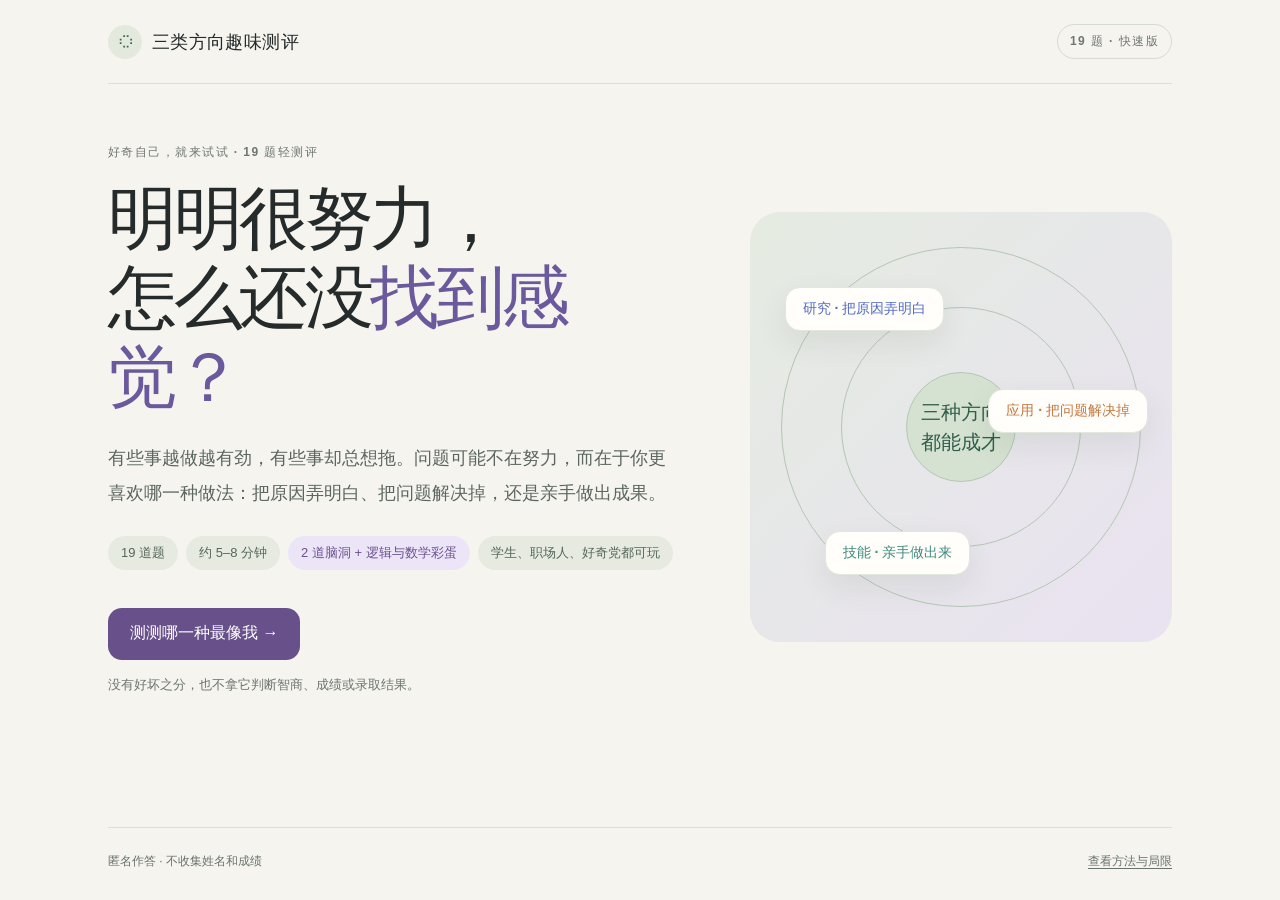
<file: index.html>
<!doctype html>
<html lang="zh-CN">
<head>
  <meta charset="UTF-8" />
  <meta name="viewport" content="width=device-width, initial-scale=1" />
  <meta name="theme-color" content="#f6f4ef" />
  <meta name="description" content="19 道题，看看你更喜欢把事情想明白、把问题解决掉，还是亲手做出成果。" />
  <title>你更像哪一种做事方式？· 19 题趣味测评</title>
  <link rel="stylesheet" href="./style.css" />
  <script defer src="./app.bundle.js"></script>
</head>
<body>
  <div class="site-shell">
    <header class="site-header">
      <a class="brand" href="./index.html" aria-label="返回测评首页"><span class="brand-mark">◌</span><span>三类方向趣味测评</span></a>
      <span class="edition">19 题 · 快速版</span>
    </header>
    <main id="app" aria-live="polite"></main>
    <footer class="site-footer">
      <span>匿名作答 · 不收集姓名和成绩</span>
      <a href="./methodology.html">查看方法与局限</a>
    </footer>
  </div>
</body>
</html>
</file>
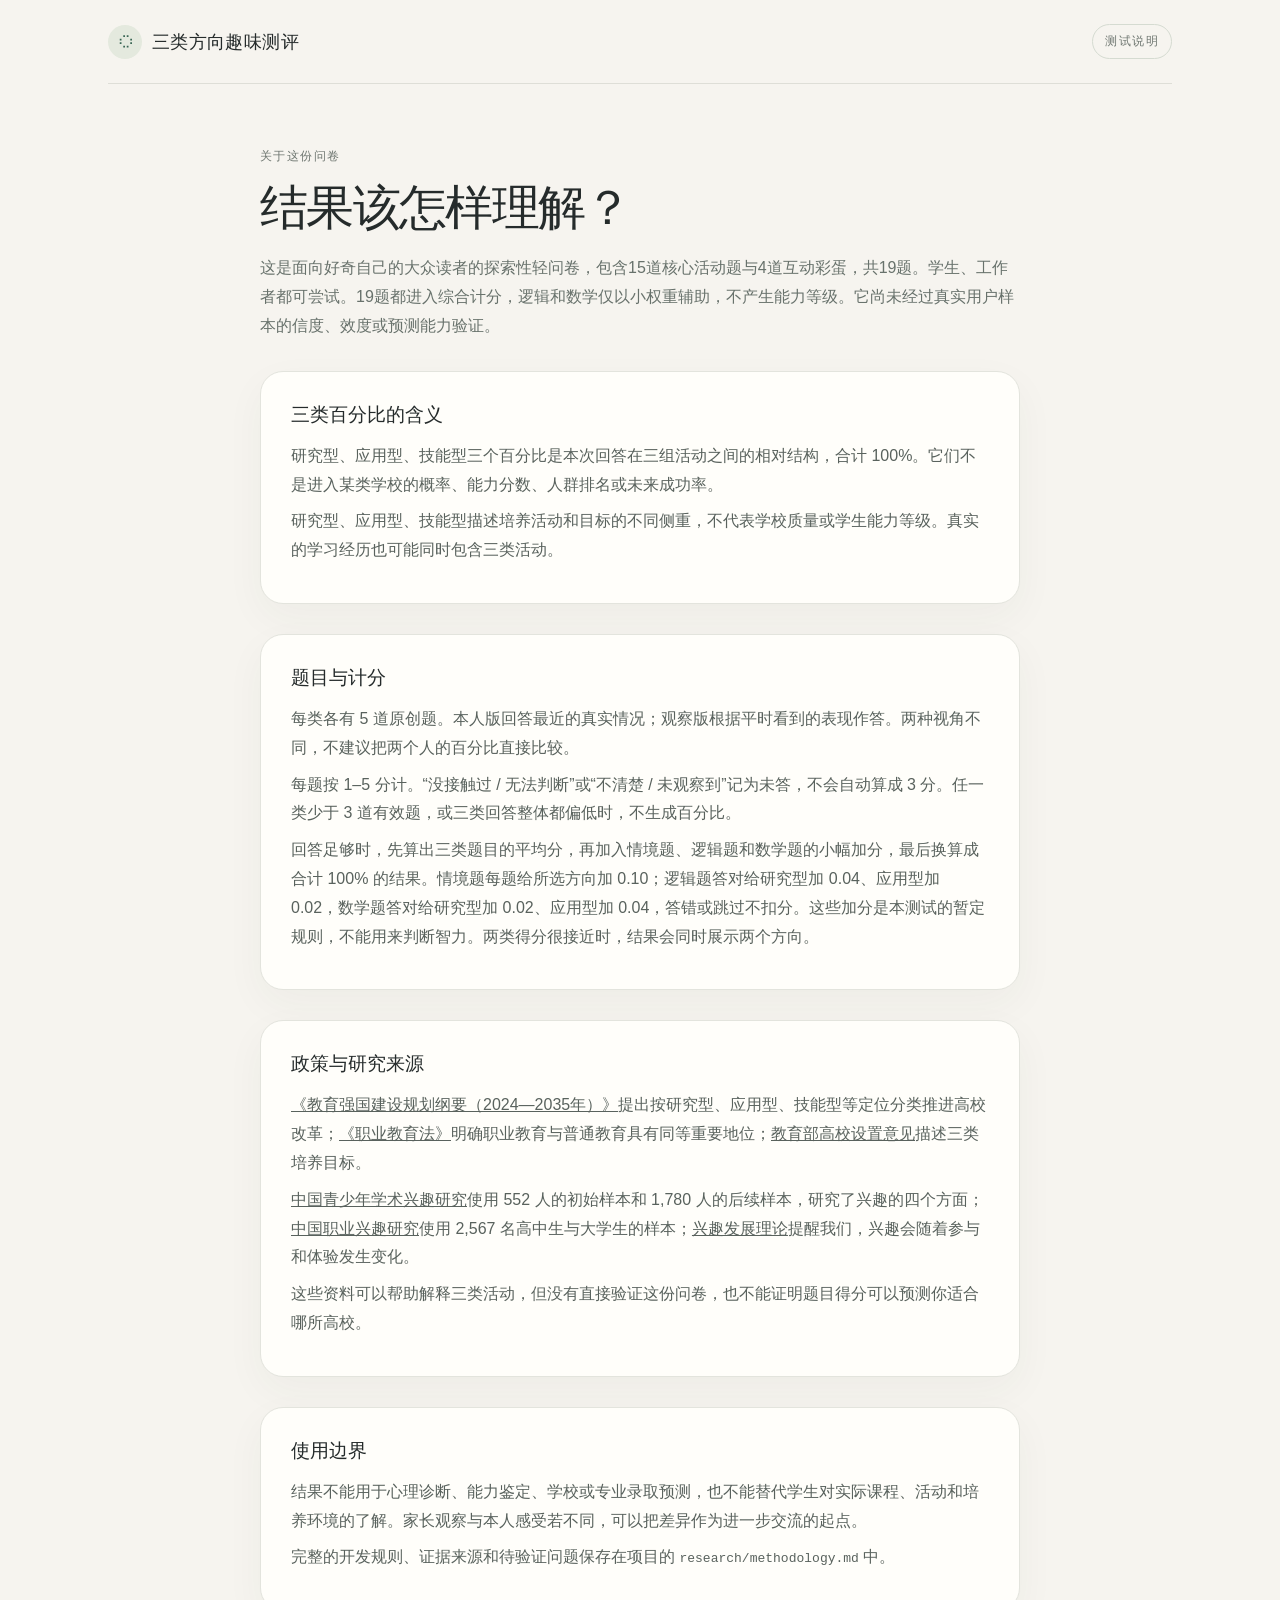
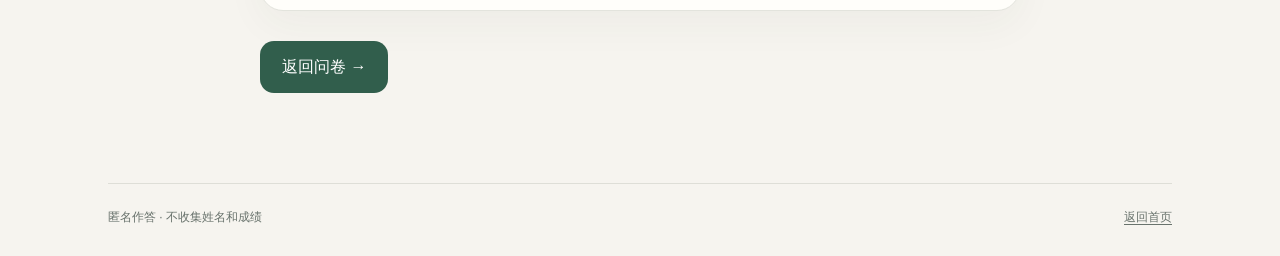
<file: methodology.html>
<!doctype html>
<html lang="zh-CN">
<head>
  <meta charset="UTF-8" />
  <meta name="viewport" content="width=device-width, initial-scale=1" />
  <meta name="theme-color" content="#f6f4ef" />
  <title>测试说明 · 三类方向趣味测评</title>
  <link rel="stylesheet" href="./style.css" />
</head>
<body>
  <div class="site-shell">
    <header class="site-header"><a class="brand" href="./index.html"><span class="brand-mark">◌</span><span>三类方向趣味测评</span></a><span class="edition">测试说明</span></header>
    <main class="section">
      <div class="kicker">关于这份问卷</div>
      <h1>结果该怎样理解？</h1>
      <p class="subtle">这是面向好奇自己的大众读者的探索性轻问卷，包含15道核心活动题与4道互动彩蛋，共19题。学生、工作者都可尝试。19题都进入综合计分，逻辑和数学仅以小权重辅助，不产生能力等级。它尚未经过真实用户样本的信度、效度或预测能力验证。</p>
      <div class="intro-box"><h2>三类百分比的含义</h2><p>研究型、应用型、技能型三个百分比是本次回答在三组活动之间的相对结构，合计 100%。它们不是进入某类学校的概率、能力分数、人群排名或未来成功率。</p><p>研究型、应用型、技能型描述培养活动和目标的不同侧重，不代表学校质量或学生能力等级。真实的学习经历也可能同时包含三类活动。</p></div>
      <div class="intro-box"><h2>题目与计分</h2><p>每类各有 5 道原创题。本人版回答最近的真实情况；观察版根据平时看到的表现作答。两种视角不同，不建议把两个人的百分比直接比较。</p><p>每题按 1–5 分计。“没接触过 / 无法判断”或“不清楚 / 未观察到”记为未答，不会自动算成 3 分。任一类少于 3 道有效题，或三类回答整体都偏低时，不生成百分比。</p><p>回答足够时，先算出三类题目的平均分，再加入情境题、逻辑题和数学题的小幅加分，最后换算成合计 100% 的结果。情境题每题给所选方向加 0.10；逻辑题答对给研究型加 0.04、应用型加 0.02，数学题答对给研究型加 0.02、应用型加 0.04，答错或跳过不扣分。这些加分是本测试的暂定规则，不能用来判断智力。两类得分很接近时，结果会同时展示两个方向。</p></div>
      <div class="intro-box"><h2>政策与研究来源</h2><p><a href="https://www.moe.gov.cn/jyb_xxgk/moe_1777/moe_1778/202501/t20250119_1176193.html" target="_blank" rel="noopener noreferrer">《教育强国建设规划纲要（2024—2035年）》</a>提出按研究型、应用型、技能型等定位分类推进高校改革；<a href="https://qspfw.moe.gov.cn/html/sublaws/20220512/19489.html" target="_blank" rel="noopener noreferrer">《职业教育法》</a>明确职业教育与普通教育具有同等重要地位；<a href="https://www.moe.gov.cn/srcsite/A03/s181/201702/t20170217_296529.html" target="_blank" rel="noopener noreferrer">教育部高校设置意见</a>描述三类培养目标。</p><p><a href="https://www.frontiersin.org/journals/psychology/articles/10.3389/fpsyg.2019.02301/full" target="_blank" rel="noopener noreferrer">中国青少年学术兴趣研究</a>使用 552 人的初始样本和 1,780 人的后续样本，研究了兴趣的四个方面；<a href="https://experts.azregents.edu/en/publications/vocational-interests-in-china-an-evaluation-of-the-personal-globe/" target="_blank" rel="noopener noreferrer">中国职业兴趣研究</a>使用 2,567 名高中生与大学生的样本；<a href="https://eric.ed.gov/?id=EJ736298" target="_blank" rel="noopener noreferrer">兴趣发展理论</a>提醒我们，兴趣会随着参与和体验发生变化。</p><p>这些资料可以帮助解释三类活动，但没有直接验证这份问卷，也不能证明题目得分可以预测你适合哪所高校。</p></div>
      <div class="intro-box"><h2>使用边界</h2><p>结果不能用于心理诊断、能力鉴定、学校或专业录取预测，也不能替代学生对实际课程、活动和培养环境的了解。家长观察与本人感受若不同，可以把差异作为进一步交流的起点。</p><p>完整的开发规则、证据来源和待验证问题保存在项目的 <code>research/methodology.md</code> 中。</p></div>
      <a class="button" href="./index.html" style="display:inline-flex;align-items:center;text-decoration:none">返回问卷 →</a>
    </main>
    <footer class="site-footer"><span>匿名作答 · 不收集姓名和成绩</span><a href="./index.html">返回首页</a></footer>
  </div>
</body>
</html>
</file>
<file: style.css>
:root{font-family:'Noto Sans SC','Microsoft YaHei',sans-serif;color:#252b2b;background:#f6f4ef;font-synthesis:none}*{box-sizing:border-box}body{margin:0;min-width:320px}button{font:inherit}a{color:inherit}.site-shell{max-width:1120px;min-height:100dvh;margin:auto;padding:0 28px;display:flex;flex-direction:column}.site-header{height:84px;display:flex;align-items:center;justify-content:space-between;border-bottom:1px solid #deded7}.brand{display:inline-flex;align-items:center;gap:10px;text-decoration:none;font-size:18px;font-weight:700;letter-spacing:.02em}.brand-mark{display:inline-grid;place-items:center;width:34px;height:34px;border-radius:50%;background:#e4e9de;color:#3a6655;font-size:28px;line-height:1}.edition,.eyebrow,.kicker{text-transform:uppercase;letter-spacing:.12em;font-size:12px;font-weight:700;color:#6f7771}.edition{border:1px solid #d5dbd1;border-radius:999px;padding:8px 12px}main{flex:1}.site-footer{display:flex;justify-content:space-between;gap:16px;align-items:center;border-top:1px solid #deded7;padding:25px 0 30px;color:#69736d;font-size:12px}.site-footer a{text-underline-offset:3px}.hero{display:grid;grid-template-columns:1.15fr .85fr;align-items:center;gap:70px;min-height:660px;padding:60px 0 80px}.hero h1{font-size:clamp(38px,5.4vw,72px);line-height:1.15;letter-spacing:-.05em;margin:18px 0 24px;font-weight:700}.hero h1 em{font-style:normal;color:#467963}.hero-lead{font-size:18px;line-height:1.9;color:#5c6660;max-width:590px}.hero-pills{display:flex;flex-wrap:wrap;gap:8px;margin:26px 0 38px}.pill{border-radius:999px;background:#e7eae1;padding:8px 13px;color:#56665b;font-size:13px}.button{border:0;border-radius:14px;padding:15px 22px;background:#315e4c;color:white;font-weight:700;cursor:pointer;min-height:52px;transition:transform .18s,background .18s}.button:hover{background:#254b3d;transform:translateY(-1px)}.button:focus-visible,.text-button:focus-visible,.choice:focus-visible,.role-card:focus-visible{outline:3px solid #9cbd84;outline-offset:3px}.button.secondary{background:#e7ebe3;color:#345544}.button.secondary:hover{background:#d9e1d5}.button:disabled{opacity:.45;cursor:not-allowed;transform:none}.text-button{background:none;border:0;color:#53715f;padding:10px 0;cursor:pointer;text-decoration:underline;text-underline-offset:4px}.hero-visual{position:relative;min-height:430px;border-radius:30px;background:#e5ebe1;overflow:hidden;display:flex;align-items:center;justify-content:center}.orbit{position:absolute;border:1px solid #b4c6b4;border-radius:50%;width:360px;height:360px}.orbit.two{width:240px;height:240px}.orbit.three{width:110px;height:110px;background:#d5e2d1}.visual-label{position:absolute;background:#fffefa;border:1px solid #e1e7dc;box-shadow:0 12px 30px #344c3417;border-radius:15px;padding:12px 17px;font-size:14px;font-weight:700}.visual-label.a{top:75px;left:35px;color:#516ac3}.visual-label.b{right:24px;top:177px;color:#c5753d}.visual-label.c{bottom:67px;left:75px;color:#3f8a7c}.visual-core{position:relative;text-align:center;color:#315e4c;font-size:20px;font-weight:700;line-height:1.5}.section{max-width:760px;margin:0 auto;padding:64px 0 90px}.section.wide{max-width:920px}.section h1{font-size:clamp(30px,4vw,48px);line-height:1.28;letter-spacing:-.035em;margin:12px 0 14px}.subtle{color:#68726c;line-height:1.8}.intro-box,.card,.question-card,.report-card{background:#fffefa;border:1px solid #e3e4dd;border-radius:23px;box-shadow:0 14px 40px #3543310b}.intro-box{padding:30px;margin:30px 0}.intro-box h2,.card h2,.report-card h2{font-size:19px;margin:0 0 14px}.intro-box p{margin:8px 0;line-height:1.8;color:#59625d}.role-grid{display:grid;grid-template-columns:1fr 1fr;gap:14px;margin:28px 0}.role-card{background:#fffefa;border:1.5px solid #dfe4db;border-radius:20px;text-align:left;padding:22px;cursor:pointer;color:#26322a}.role-card.selected{border-color:#467963;background:#f0f6ed;box-shadow:inset 0 0 0 1px #467963}.role-icon{font-size:25px}.role-card strong{display:block;font-size:18px;margin:11px 0 4px}.role-card small{display:block;color:#6b756d;line-height:1.7;font-size:13px}.disclaimer{font-size:13px;color:#6c756f;line-height:1.8}.quiz-head{margin-bottom:30px}.progress-row{display:flex;align-items:center;justify-content:space-between;color:#5e6c60;font-size:13px;font-weight:600}.progress-track{height:7px;border-radius:999px;background:#e2e8df;overflow:hidden;margin-top:12px}.progress-fill{height:100%;border-radius:999px;background:#467963;transition:width .25s}.question-card{padding:clamp(24px,4vw,42px)}.question-card h1{font-size:clamp(24px,3vw,34px);line-height:1.55;margin:14px 0 8px}.question-note{font-size:14px;color:#778179;margin:0 0 24px}.choices{display:grid;gap:10px;margin:28px 0}.choice{display:flex;align-items:center;gap:13px;width:100%;text-align:left;background:white;border:1.5px solid #e1e5df;border-radius:13px;padding:13px 16px;min-height:54px;cursor:pointer;color:#344039}.choice:hover{border-color:#a3b9a4}.choice.selected{border-color:#467963;background:#edf4eb}.choice-mark{display:inline-grid;place-items:center;flex:0 0 22px;height:22px;border:1.5px solid #b7c5b8;border-radius:50%;font-size:13px;color:transparent}.choice.selected .choice-mark{background:#467963;border-color:#467963;color:white}.quiz-actions,.report-actions{display:flex;justify-content:space-between;align-items:center;gap:12px;margin-top:24px}.tip{font-size:12px;color:#859087}.result-header{max-width:720px}.result-header h1{margin-bottom:14px}.result-grid{display:grid;grid-template-columns:1.1fr .9fr;gap:18px;margin-top:30px}.report-card{padding:28px}.report-card.full{grid-column:1/-1}.result-highlight{background:#eaf0e8;border-color:#d7e2d4}.result-highlight strong{color:#315e4c}.result-highlight p{line-height:1.9}.bar-item{margin:18px 0}.bar-top{display:flex;justify-content:space-between;font-weight:600;font-size:14px;margin-bottom:8px}.bar-track{height:12px;background:#edf0eb;border-radius:99px;overflow:hidden}.bar-fill{height:100%;border-radius:99px}.bar-note{font-size:12px;color:#849087;margin-top:5px}.callout{background:#f2f3ee;border-left:3px solid #92aa94;padding:14px 16px;border-radius:0 12px 12px 0;font-size:13px;color:#5e6c61;line-height:1.8;margin-top:20px}.report-copy{line-height:1.9;color:#59665e}.activity-list{display:grid;gap:12px;margin:20px 0 0;padding:0;list-style:none}.activity-list li{padding:15px 18px;border-radius:13px;background:#f5f6f1;line-height:1.7}.activity-list strong{display:block;color:#344d3b;margin-bottom:4px}.fine-print{font-size:12px;color:#7a847c;line-height:1.8}.warning-card{padding:30px;background:#fffefa;border:1px solid #eadfd1;border-radius:20px;margin-top:26px}.warning-card h2{margin-top:0}.warning-card p{color:#626b62;line-height:1.85}details{margin-top:16px}summary{cursor:pointer;font-weight:700;color:#3f6652}details p{line-height:1.8;color:#68746b}
@media(max-width:760px){.site-shell{padding:0 18px}.site-header{height:66px}.hero{grid-template-columns:1fr;gap:30px;min-height:auto;padding:58px 0 55px}.hero-visual{min-height:280px;order:-1}.orbit{width:260px;height:260px}.orbit.two{width:180px;height:180px}.orbit.three{width:85px;height:85px}.visual-label.a{top:34px;left:20px}.visual-label.b{top:122px;right:12px}.visual-label.c{bottom:34px;left:30px}.hero h1{font-size:43px}.hero-lead{font-size:16px}.section{padding:40px 0 70px}.role-grid,.result-grid{grid-template-columns:1fr}.report-card.full{grid-column:auto}.site-footer{align-items:flex-start;flex-direction:column}.quiz-actions{align-items:stretch}.quiz-actions .button{flex:1}}
@media print{body{background:white}.site-shell{max-width:none}.site-header,.site-footer,.report-actions,.text-button{display:none!important}.section{max-width:none;padding:0}.result-grid{display:block}.report-card{break-inside:avoid;box-shadow:none;margin-bottom:14px}.result-header h1{font-size:28px}}

.section-label{font-size:11px;font-weight:700;letter-spacing:.1em;color:#64806c;margin-bottom:8px}.knowledge-grid,.research-grid,.path-grid{display:grid;grid-template-columns:repeat(3,minmax(0,1fr));gap:12px;margin-top:20px}.research-grid{grid-template-columns:repeat(2,minmax(0,1fr))}.knowledge-item,.research-item,.path-item{background:#f5f6f1;border:1px solid #e6e9e2;border-radius:15px;padding:18px;min-width:0}.knowledge-item h3,.research-item h3{font-size:16px;line-height:1.45;margin:10px 0}.knowledge-item p,.research-item p,.path-item p{color:#5c685e;font-size:13px;line-height:1.75;margin:9px 0}.knowledge-item .knowledge-meaning{color:#3d654f;font-weight:600}.source-year{font-size:11px;font-weight:700;color:#718274}.source-link{display:inline-block;font-size:11px;line-height:1.65;color:#315e4c;text-underline-offset:3px;overflow-wrap:anywhere;margin-top:8px}.research-number{font-size:27px;line-height:1.1;font-weight:700;color:#315e4c;font-variant-numeric:tabular-nums}.research-number span{display:block;font-size:11px;font-weight:500;line-height:1.5;color:#738277;margin-top:4px}.research-item .research-boundary{font-size:12px;background:#e9eee7;border-radius:9px;padding:9px 10px}.path-heading{display:flex;justify-content:space-between;align-items:baseline;gap:8px}.path-heading strong{font-size:15px}.path-heading span{font-size:11px;color:#6c7a6f}.path-item small{color:#7b887d;line-height:1.7}.plan-list{list-style:none;padding:0;margin:20px 0;display:grid;gap:11px}.plan-list li{display:grid;grid-template-columns:100px 1fr;gap:16px;background:#f5f6f1;border-radius:13px;padding:16px}.plan-list li>span{font-size:12px;font-weight:700;color:#467963}.plan-list strong{font-size:14px}.plan-list p{font-size:13px;line-height:1.75;margin:5px 0 0;color:#5c685e}
.sample-banner{margin-top:22px;padding:13px 17px;border-radius:12px;background:#fff3dc;color:#795c2d;font-size:13px;line-height:1.6}
.direction-grid{display:grid;grid-template-columns:repeat(2,minmax(0,1fr));gap:14px;margin:20px 0}.direction-card{background:#f5f6f1;border-radius:15px;padding:20px}.direction-kicker{font-size:12px;color:#467963;font-weight:700}.direction-card h3{font-size:20px;margin:9px 0}.direction-card p{font-size:14px;line-height:1.8;color:#56645a}.direction-detail{border-top:1px solid #dde3d9;padding-top:10px;margin-top:16px}.direction-detail strong{font-size:12px;color:#335a45}.direction-detail p{margin:6px 0 0}.check-list{padding:0;margin:16px 0;display:grid;gap:10px;list-style:none}.check-list li{background:#f5f6f1;border-radius:11px;padding:14px 16px;color:#526052;font-size:14px;line-height:1.8}.check-list strong{color:#315e4c}.report-method{background:#f5f6f1;box-shadow:none}.report-method details{margin:0}.report-method summary{font-size:14px}.report-method p{font-size:12px;line-height:1.8;color:#69766c}.source-list{margin:10px 0 0;padding:0;list-style:none;display:grid;gap:8px}.source-list li{font-size:12px;line-height:1.7}.source-list a{color:#315e4c;text-underline-offset:3px}.source-list span{display:block;color:#6d796f}
@media(max-width:760px){.direction-grid{grid-template-columns:1fr}}
.bonus-card{padding:20px;background:#f0edf8;border-radius:16px;min-width:0}.bonus-card h3{font-size:17px;line-height:1.7;margin:8px 0}.bonus-card p{font-size:14px;line-height:1.9;color:#605872}.hero h1 em{color:#6b599d}.hero-pills .pill:nth-child(3){background:#ece5f8;color:#6b518e}.hero .button{background:#68518a}.hero-visual{background:linear-gradient(135deg,#e5ebe1,#e9e2f1)}
.report-ending{margin:35px 0 20px;font-size:18px;line-height:1.9;color:#655284;text-align:center;font-weight:600}
.personal-portrait{background:linear-gradient(135deg,#f0edf8,#fffefa);border-color:#dcd3ec}.personal-portrait h2{font-size:27px;line-height:1.6;color:#4d3c6c}.portrait-lead{font-size:17px;line-height:2;color:#534c62}.portrait-proof{margin:22px 0;padding:16px 20px;background:#fff9;border-radius:13px;font-size:13px;line-height:1.9;color:#71667d}.portrait-proof p{margin:6px 0}.portrait-proof ul{padding-left:18px;margin-bottom:0}.portrait-pair{display:grid;grid-template-columns:1fr 1fr;gap:20px}.portrait-pair h3{font-size:15px;color:#655180}.portrait-pair p{font-size:14px;line-height:1.9;color:#655f70}@media(max-width:760px){.personal-portrait h2{font-size:23px}.portrait-pair{grid-template-columns:1fr;gap:5px}}
.policy-excerpts{display:grid;grid-template-columns:repeat(2,minmax(0,1fr));gap:16px;margin-top:20px}.policy-excerpt{padding:20px;border:1px solid #e0e6dc;border-radius:16px;background:#f7f8f3;min-width:0}.policy-excerpt h3{font-size:17px;line-height:1.55;margin:10px 0}.policy-excerpt blockquote{border-left:3px solid #83a68a;margin:15px 0;padding:6px 0 6px 13px;font-size:16px;line-height:1.8;color:#315e4c}.policy-excerpt ul{padding-left:19px;margin:12px 0;color:#526455;font-size:13px;line-height:1.9}.policy-excerpt li+li{margin-top:8px}.trial-task-list{display:grid;gap:16px;margin-top:24px}.trial-task{border:1px solid #dfe6da;border-radius:16px;padding:22px;background:#fafbf7}.trial-task-top{display:flex;justify-content:space-between;gap:12px;font-size:12px;font-weight:700;color:#577b61}.trial-task h3{font-size:20px;margin:11px 0}.task-materials,.task-example,.task-observe{font-size:13px;line-height:1.85;color:#5b695d}.trial-task ol{padding-left:21px;font-size:14px;line-height:1.9;color:#405645;margin:17px 0}.trial-task li+li{margin-top:9px}.task-output{background:#eaf0e5;padding:12px 14px;border-radius:10px;font-size:13px;line-height:1.8;color:#385e43}.task-observe{margin-bottom:0}.record-heading{margin:30px 0 15px}.record-heading h3,.trial-review h3{font-size:18px;margin:0 0 8px}.record-heading p{font-size:12px;line-height:1.8;color:#748173}.trial-records{display:grid;grid-template-columns:repeat(3,minmax(0,1fr));gap:12px}.trial-record{border:1px solid #dfe5db;border-radius:14px;padding:16px;min-width:0}.trial-record h4{font-size:14px;color:#365f43;margin:0 0 15px}.record-ratings{display:grid;gap:12px}.trial-record label{display:grid;gap:5px;font-size:12px;color:#536653}.trial-record label span{font-size:11px;color:#798478}.trial-record select,.trial-record textarea{font:inherit;font-size:14px;color:#344934;background:#fff;border:1px solid #cdd9c7;border-radius:8px;padding:9px;width:100%;min-width:0}.trial-record select{min-height:43px}.record-note{margin-top:15px}.trial-record textarea{resize:vertical;line-height:1.7;min-height:112px}.trial-review{margin-top:20px;padding:20px;background:#edf2e9;border-radius:14px}.trial-review ul{padding-left:19px;color:#4e6352;font-size:13px;line-height:1.9;margin:10px 0 0}.trial-review li+li{margin-top:8px}.strength-list{display:grid;gap:16px;margin-top:20px}.strength-card{border:1px solid #dbe4d7;border-radius:16px;background:#f8faf5;padding:22px}.strength-card h3{font-size:21px;margin:9px 0 12px}.strength-card>p{font-size:14px;color:#4f6454;line-height:1.9}.strength-evidence{font-size:12px;line-height:1.8;color:#6f816f;padding:10px 0;border-top:1px solid #e4e9df}.strength-actions{display:grid;grid-template-columns:108px minmax(0,1fr);gap:13px 14px;font-size:14px;line-height:1.9;margin:17px 0 0}.strength-actions dt{font-weight:700;color:#365f43}.strength-actions dd{margin:0;color:#526556}
@media(max-width:760px){.policy-excerpts,.trial-records{grid-template-columns:1fr}.trial-task,.strength-card{padding:18px}.record-ratings{grid-template-columns:repeat(2,minmax(0,1fr))}.strength-actions{grid-template-columns:1fr;gap:3px}.strength-actions dd{margin-bottom:10px}.trial-record select,.trial-record textarea{font-size:16px}.policy-excerpt blockquote{font-size:15px}}
@media print{.report-card.full{break-inside:auto}.policy-excerpt,.trial-task,.trial-record,.strength-card{break-inside:avoid;box-shadow:none}.policy-excerpts{grid-template-columns:1fr}.trial-records{grid-template-columns:1fr}.record-ratings{grid-template-columns:repeat(2,minmax(0,1fr))}.sample-banner{display:none}.trial-record textarea{min-height:90px}.trial-record textarea::placeholder{color:transparent}}
@media(max-width:760px){.knowledge-grid,.research-grid,.path-grid{grid-template-columns:1fr}.plan-list li{grid-template-columns:1fr;gap:5px}.report-card{padding:22px}}
@media print{.knowledge-item,.research-item,.path-item,.plan-list li{break-inside:avoid}.knowledge-grid,.research-grid,.path-grid{grid-template-columns:repeat(2,minmax(0,1fr))}.source-link{color:#315e4c}}
</file>
